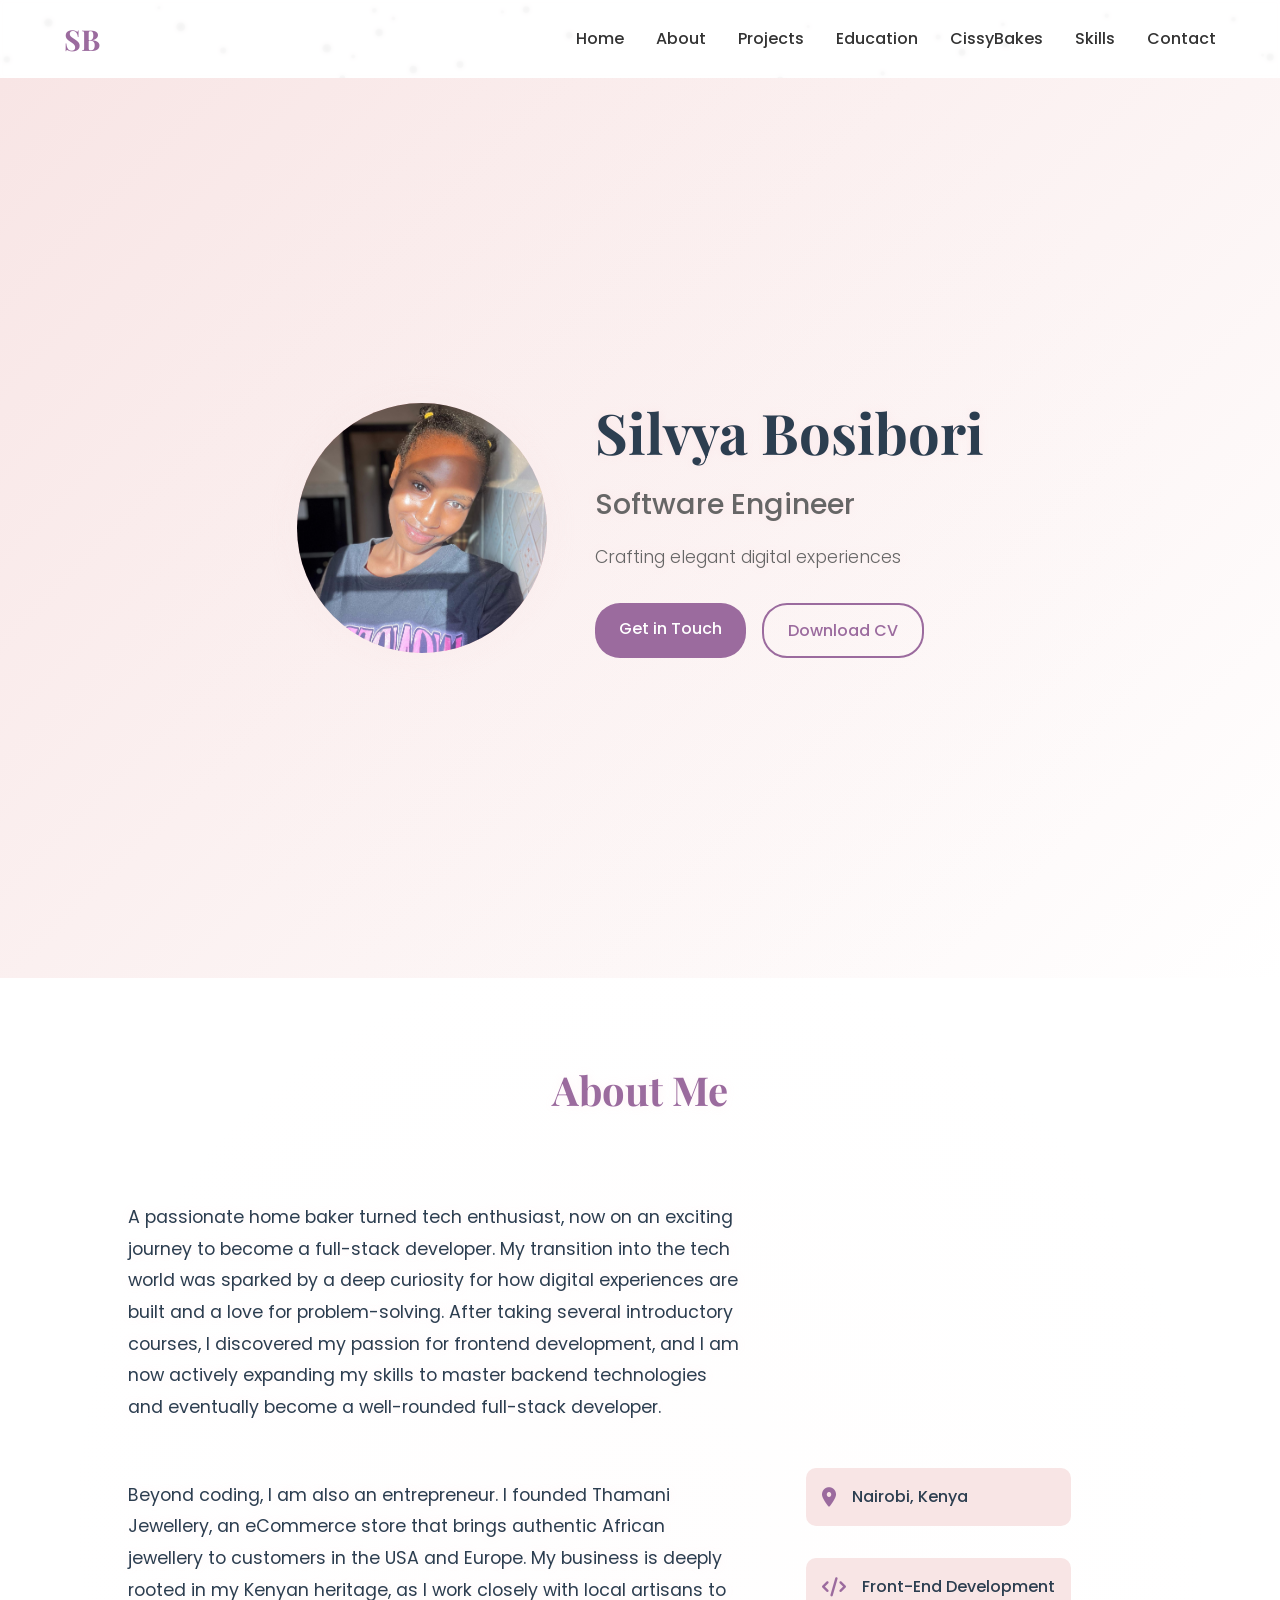
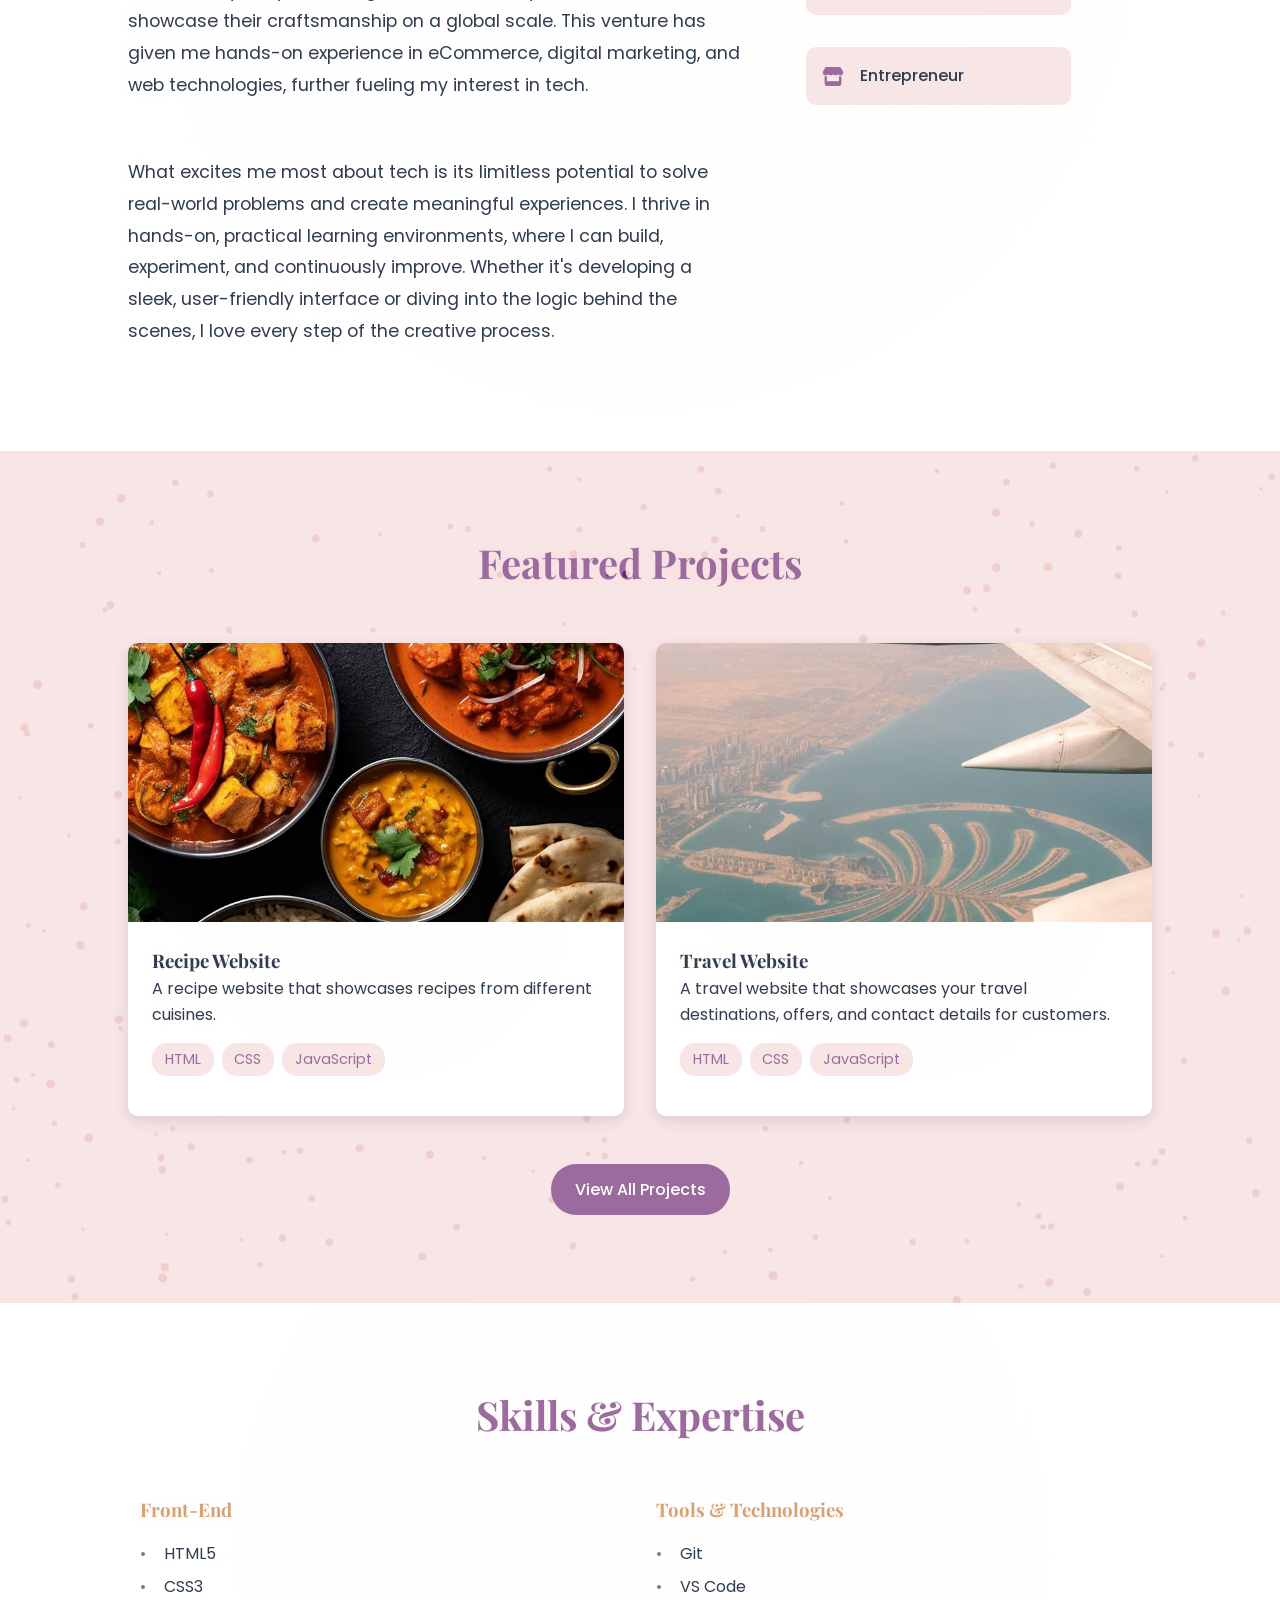
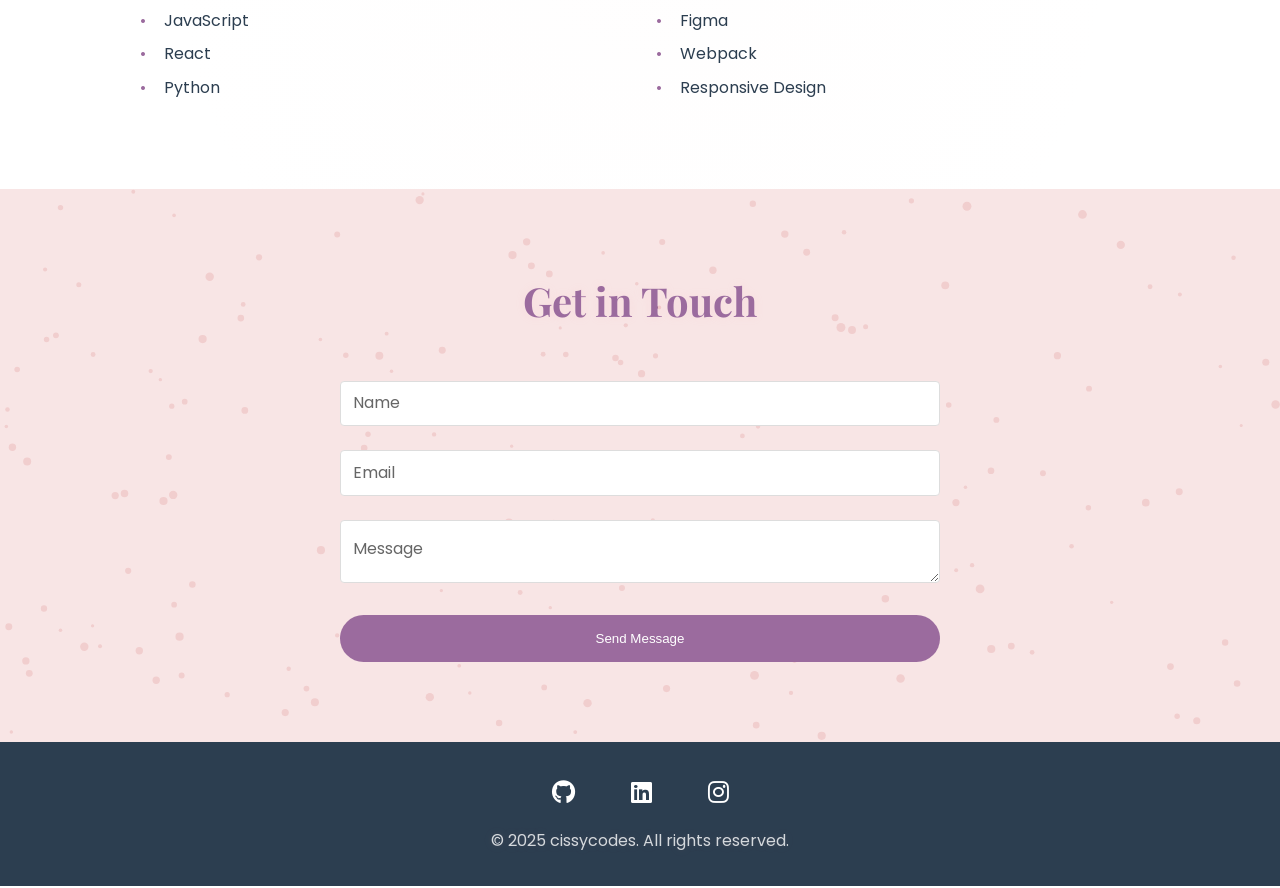
<file: Silvya B personal portfolio/html/index.html>
<!DOCTYPE html>
<html lang="en">
<head>
    <meta charset="UTF-8">
    <meta name="viewport" content="width=device-width, initial-scale=1.0">
    <title>Silvya Bosibori | Front-End Engineer</title>
    <link rel="stylesheet" href="css/styles.css">
    <link rel="stylesheet" href="https://cdnjs.cloudflare.com/ajax/libs/font-awesome/6.0.0/css/all.min.css">
    <link href="https://fonts.googleapis.com/css2?family=Playfair+Display:wght@400;700&family=Poppins:wght@300;400;500;600&display=swap" rel="stylesheet">
</head>
<body>
    <canvas id="particle-canvas"></canvas>
    <nav class="navbar">
        <div class="logo">SB</div>
        <ul class="nav-links">
            <li><a href="#home">Home</a></li>
            <li><a href="#about">About</a></li>
            <li><a href="projects.html">Projects</a></li>
            <li><a href="education.html">Education</a></li>
            <li><a href="cissybakes.html">CissyBakes</a></li>
            <li><a href="#skills">Skills</a></li>
            <li><a href="#contact">Contact</a></li>
        </ul>
        <div class="hamburger">
            <span></span>
            <span></span>
            <span></span>
        </div>
    </nav>

    <section id="home" class="hero">
        <div class="profile-section">
            <div class="profile-image-container">
                <img src="media/profile2.jpeg" alt="Silvya Bosibori" class="profile-image">
            </div>
            <div class="text-content">
                <h1>Silvya Bosibori</h1>
                <h2>Software Engineer</h2>
                <p>Crafting elegant digital experiences</p>
                <div class="hero-buttons">
                    <a href="#contact" class="cta-button">Get in Touch</a>
                    <a href="media/resume.pdf" class="cta-button secondary" download>Download CV</a>
                </div>
            </div>
        </div>
    </section>

    <section id="about" class="about">
        <h2>About Me</h2>
        <div class="about-content">
            <div class="about-text">
                <div class="about-details">
                    <p>A passionate home baker turned tech enthusiast, now on an exciting journey to become a full-stack developer. My transition into the tech world was sparked by a deep curiosity for how digital experiences are built and a love for problem-solving. After taking several introductory courses, I discovered my passion for frontend development, and I am now actively expanding my skills to master backend technologies and eventually become a well-rounded full-stack developer.</p>
                    <p>Beyond coding, I am also an entrepreneur. I founded Thamani Jewellery, an eCommerce store that brings authentic African jewellery to customers in the USA and Europe. My business is deeply rooted in my Kenyan heritage, as I work closely with local artisans to showcase their craftsmanship on a global scale. This venture has given me hands-on experience in eCommerce, digital marketing, and web technologies, further fueling my interest in tech.</p>
                    <p>What excites me most about tech is its limitless potential to solve real-world problems and create meaningful experiences. I thrive in hands-on, practical learning environments, where I can build, experiment, and continuously improve. Whether it's developing a sleek, user-friendly interface or diving into the logic behind the scenes, I love every step of the creative process.</p>
                </div>
            </div>
            <div class="about-details">
                <div class="detail">
                    <i class="fas fa-map-marker-alt"></i>
                    <span>Nairobi, Kenya</span>
                </div>
                <div class="detail">
                    <i class="fas fa-code"></i>
                    <span>Front-End Development</span>
                </div>
                <div class="detail">
                    <i class="fas fa-store"></i>
                    <span>Entrepreneur</span>
                </div>
            </div>
        </div>
    </section>

    <section id="projects" class="projects">
        <canvas class="particle-container project-particles"></canvas>
        <h2>Featured Projects</h2>
        <div class="project-grid">
            <div class="project-card">
                <div class="project-image">
                    <img src="media/foodies.jpg" alt="Foodies">
                    <div class="project-overlay">
                        <a href="projects.html" class="project-link">View All Projects</a>
                    </div>
                </div>
                <div class="project-info">
                    <h3>Recipe Website</h3>
                    <p>A recipe website that showcases recipes from different cuisines.</p>
                    <div class="project-tech">
                        <span>HTML</span>
                        <span>CSS</span>
                        <span>JavaScript</span>
                    </div>
                </div>
            </div>
            <div class="project-card">
                <div class="project-image">
                    <img src="media/travel.jpg" alt="Travel Website">
                    <div class="project-overlay">
                        <a href="projects.html" class="project-link">View All Projects</a>
                    </div>
                </div>
                <div class="project-info">
                    <h3>Travel Website</h3>
                    <p>A travel website that showcases your travel destinations, offers, and contact details for customers.</p>
                    <div class="project-tech">
                        <span>HTML</span>
                        <span>CSS</span>
                        <span>JavaScript</span>
                    </div>
                </div>
            </div>
        </div>
        <div class="view-all">
            <a href="projects.html" class="cta-button">View All Projects</a>
        </div>
    </section>

    <section id="skills" class="skills">
        <h2>Skills & Expertise</h2>
        <div class="skills-grid">
            <div class="skill-category">
                <h3>Front-End</h3>
                <ul>
                    <li>HTML5</li>
                    <li>CSS3</li>
                    <li>JavaScript</li>
                    <li>React</li>
                    <li>Python</li>
                </ul>
            </div>
            <div class="skill-category">
                <h3>Tools & Technologies</h3>
                <ul>
                    <li>Git</li>
                    <li>VS Code</li>
                    <li>Figma</li>
                    <li>Webpack</li>
                    <li>Responsive Design</li>
                </ul>
            </div>
        </div>
    </section>

    <section id="contact" class="contact">
        <canvas class="particle-container contact-particles"></canvas>
        <h2>Get in Touch</h2>
        <div class="contact-container">
            <form id="contact-form">
                <div class="form-group">
                    <input type="text" id="name" name="name" required>
                    <label for="name">Name</label>
                </div>
                <div class="form-group">
                    <input type="email" id="email" name="email" required>
                    <label for="email">Email</label>
                </div>
                <div class="form-group">
                    <textarea id="message" name="message" required></textarea>
                    <label for="message">Message</label>
                </div>
                <button type="submit" class="submit-button">Send Message</button>
            </form>
        </div>
    </section>

    <footer>
        <div class="social-links">
            <a href="https://github.com/cissybosibori"><i class="fab fa-github"></i></a>
            <a href="https://www.linkedin.com/in/silvya-bosibori/"><i class="fab fa-linkedin"></i></a>
            <a href="#"><i class="fab fa-instagram"></i></a>
        </div>
        <p>&copy; 2025 cissycodes. All rights reserved.</p>
    </footer>
    <script src="js/script.js"></script>
</body>
</html>
</file>
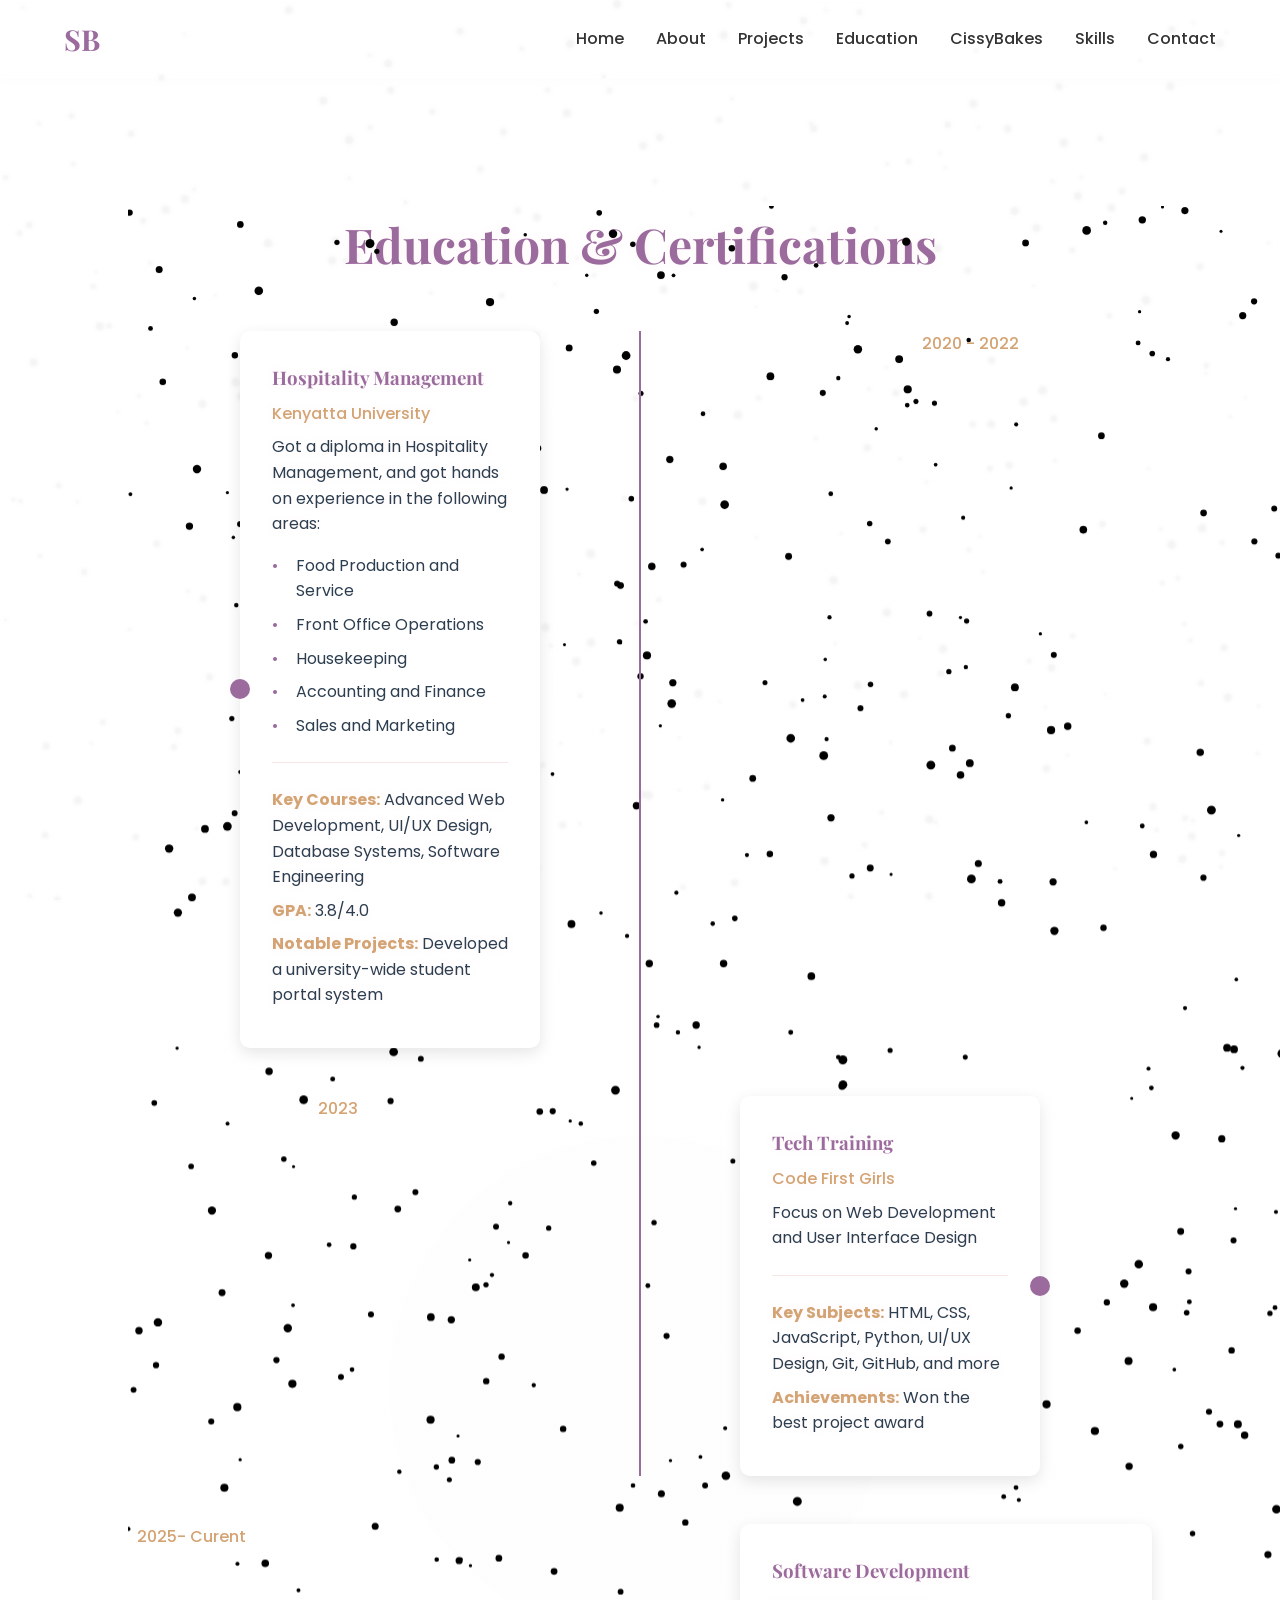
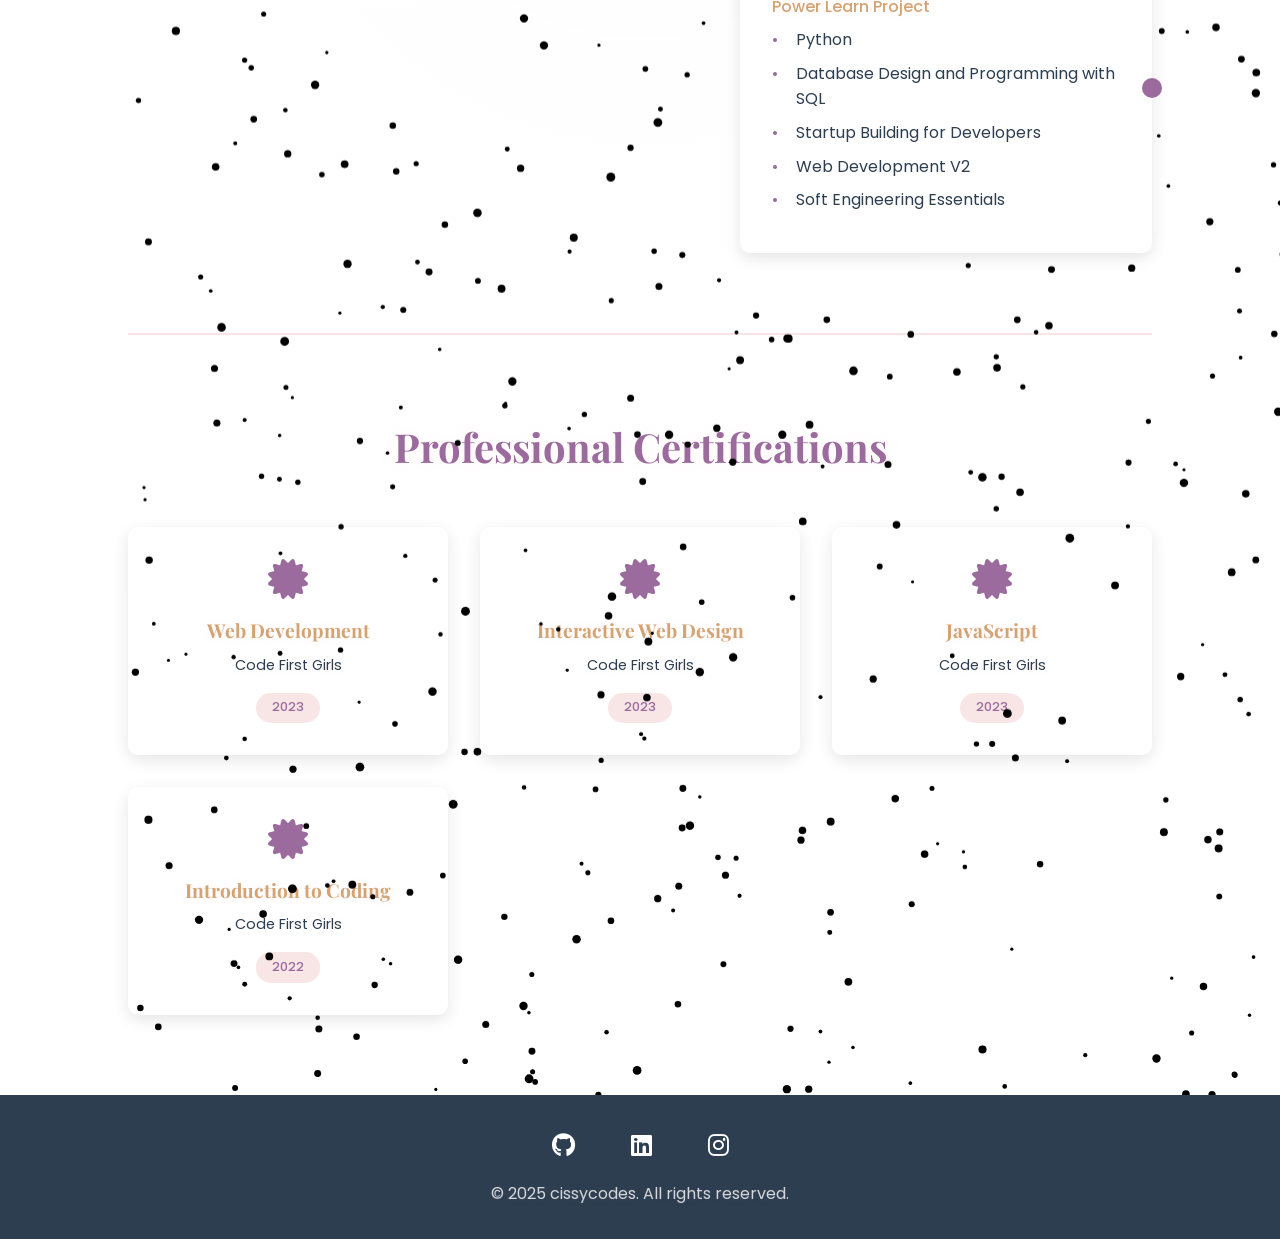
<file: Silvya B personal portfolio/html/education.html>
<!DOCTYPE html>
<html lang="en">
<head>
    <meta charset="UTF-8">
    <meta name="viewport" content="width=device-width, initial-scale=1.0">
    <title>Education | Silvya Bosibori</title>
    <link rel="stylesheet" href="css/styles.css">
    <link rel="stylesheet" href="https://cdnjs.cloudflare.com/ajax/libs/font-awesome/6.0.0/css/all.min.css">
    <link href="https://fonts.googleapis.com/css2?family=Playfair+Display:wght@400;700&family=Poppins:wght@300;400;500;600&display=swap" rel="stylesheet">
</head>
<body>
    <canvas id="particle-canvas"></canvas>
    <nav class="navbar">
        <div class="logo">SB</div>
        <ul class="nav-links">
            <li><a href="index.html#home">Home</a></li>
            <li><a href="index.html#about">About</a></li>
            <li><a href="projects.html">Projects</a></li>
            <li><a href="education.html">Education</a></li>
            <li><a href="cissybakes.html">CissyBakes</a></li>
            <li><a href="index.html#skills">Skills</a></li>
            <li><a href="index.html#contact">Contact</a></li>
        </ul>
        <div class="hamburger">
            <span></span>
            <span></span>
            <span></span>
        </div>
    </nav>

    <section class="education-page">
        <canvas class="particle-container education-particles"></canvas>
        <h1>Education & Certifications</h1>
        
        <div class="education-timeline">
            <div class="education-item">
                <div class="education-date">2020 - 2022</div>
                <div class="education-content">
                    <h3>Hospitality Management</h3>
                    <p class="institution">Kenyatta University</p>
                    <p class="description">Got a diploma in Hospitality Management, and got hands on experience in the following areas:</p>
                    <ul class="achievements">
                        <li>Food Production and Service</li>
                        <li>Front Office Operations</li>
                        <li>Housekeeping</li>
                        <li>Accounting and Finance</li>
                        <li>Sales and Marketing</li>
                    </ul>
                    <div class="education-details">
                        <p><strong>Key Courses:</strong> Advanced Web Development, UI/UX Design, Database Systems, Software Engineering</p>
                        <p><strong>GPA:</strong> 3.8/4.0</p>
                        <p><strong>Notable Projects:</strong> Developed a university-wide student portal system</p>
                    </div>
                </div>
            </div>

            <div class="education-item">
                <div class="education-date">2023</div>
                <div class="education-content">
                    <h3>Tech Training</h3>
                    <p class="institution">Code First Girls</p>
                    <p class="description">Focus on Web Development and User Interface Design</p>
                    <div class="education-details">
                        <p><strong>Key Subjects:</strong> HTML, CSS, JavaScript, Python, UI/UX Design, Git, GitHub, and more</p>
                        <p><strong>Achievements:</strong> Won the best project award</p>
                    </div>
                </div>
            </div>
        </div>
        <div class="education-item">
            <div class="education-date">2025- Curent</div>
            <div class="education-content">
                <h3>Software Development</h3>
                <p class="institution">Power Learn Project</p>
                <ul class="achievements">
                    <li>Python</li>
                    <li>Database Design and Programming with SQL</li>
                    <li>Startup Building for Developers</li>
                    <li>Web Development V2</li>
                    <li>Soft Engineering Essentials</li>
                </ul> 
            </div>
        </div>

        <div class="certifications-section">
            <h2>Professional Certifications</h2>
            <div class="certifications-grid">
                <div class="certification-card">
                    <i class="fas fa-certificate"></i>
                    <h3>Web Development</h3>
                    <p>Code First Girls</p>
                    <span class="cert-date">2023</span>
                </div>
                <div class="certification-card">
                    <i class="fas fa-certificate"></i>
                    <h3>Interactive Web Design</h3>
                    <p>Code First Girls</p>
                    <span class="cert-date">2023</span>
                </div>
                <div class="certification-card">
                    <i class="fas fa-certificate"></i>
                    <h3>JavaScript</h3>
                    <p>Code First Girls</p>
                    <span class="cert-date">2023</span>
                </div>
                <div class="certification-card">
                    <i class="fas fa-certificate"></i>
                    <h3>Introduction to Coding</h3>
                    <p>Code First Girls</p>
                    <span class="cert-date">2022</span>
                </div>
            </div>
        </div>
    </section>

    <footer>
        <div class="social-links">
            <a href="https://github.com/cissybosibori"><i class="fab fa-github"></i></a>
            <a href="https://www.linkedin.com/in/silvya-bosibori/"><i class="fab fa-linkedin"></i></a>
            <a href="#"><i class="fab fa-instagram"></i></a>
        </div>
        <p>&copy; 2025 cissycodes. All rights reserved.</p>
    </footer>

    <script src="js/script.js"></script>
</body>
</html>
</file>
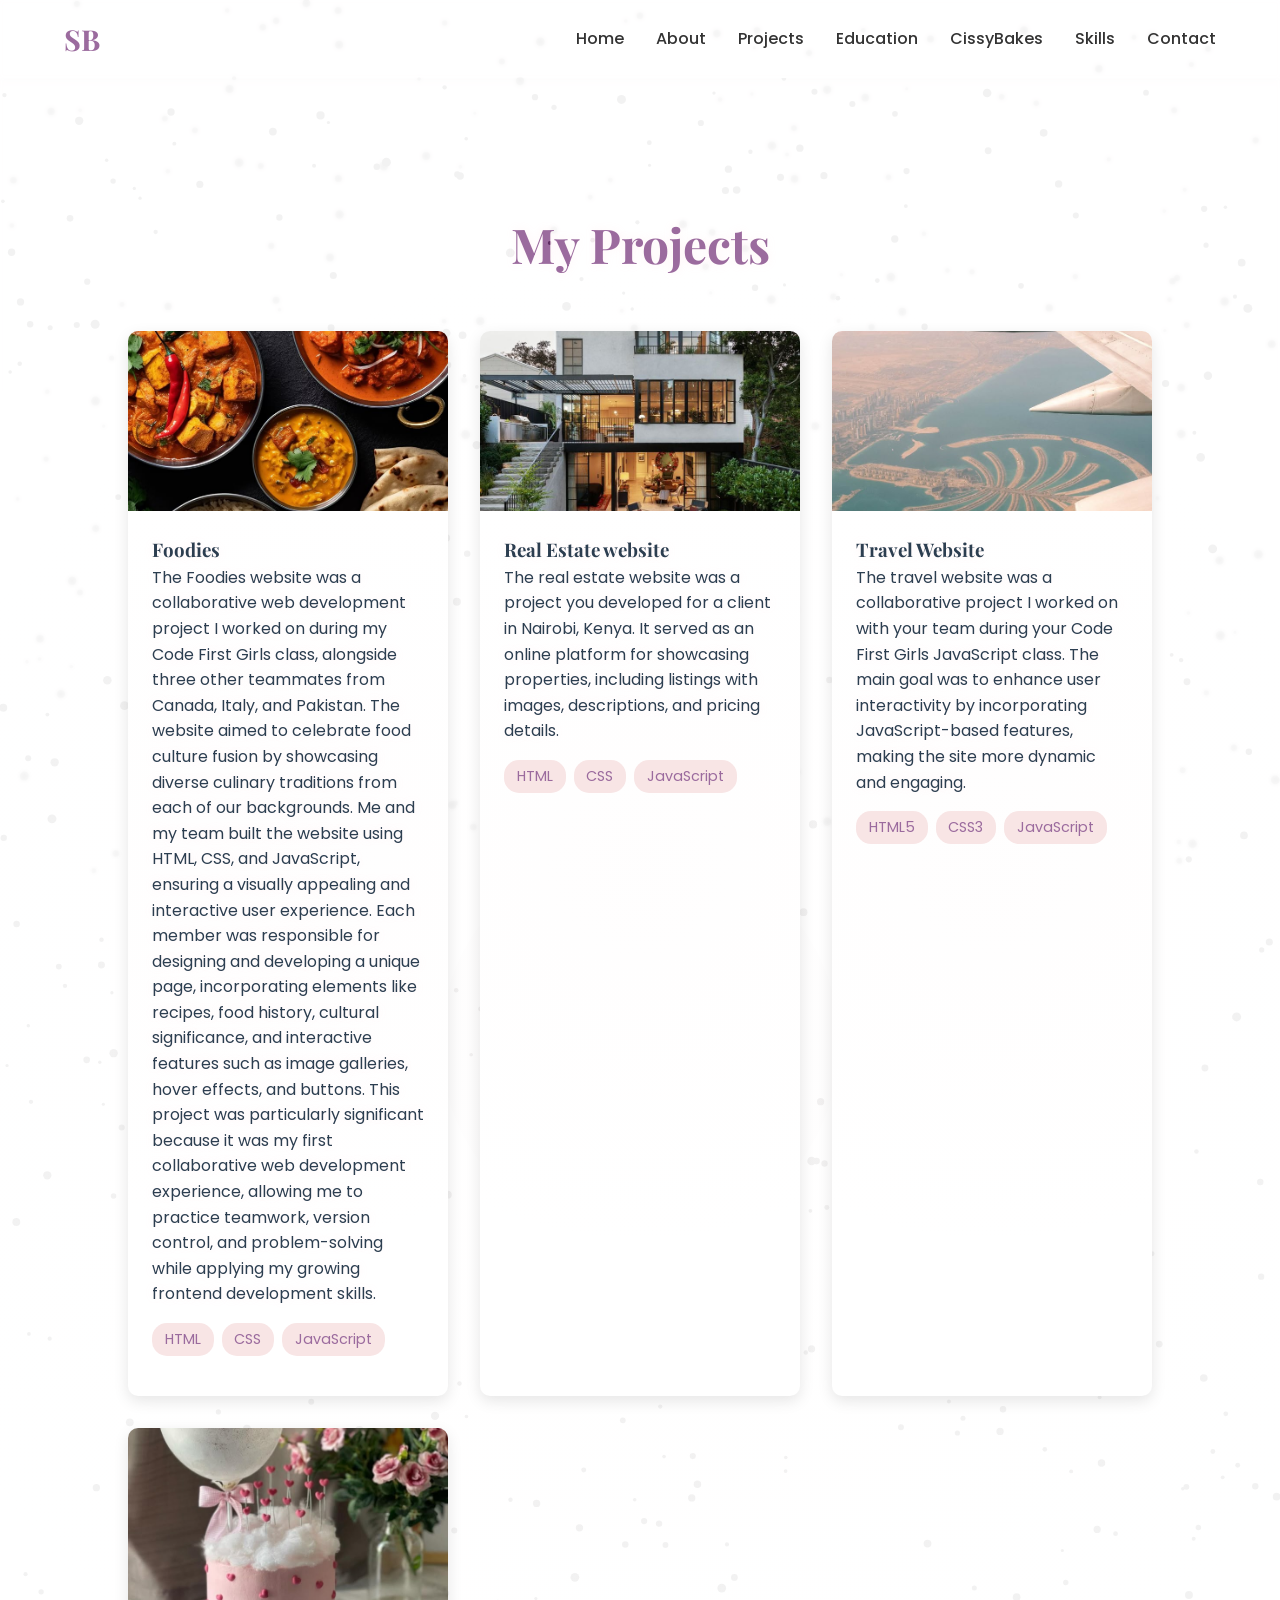
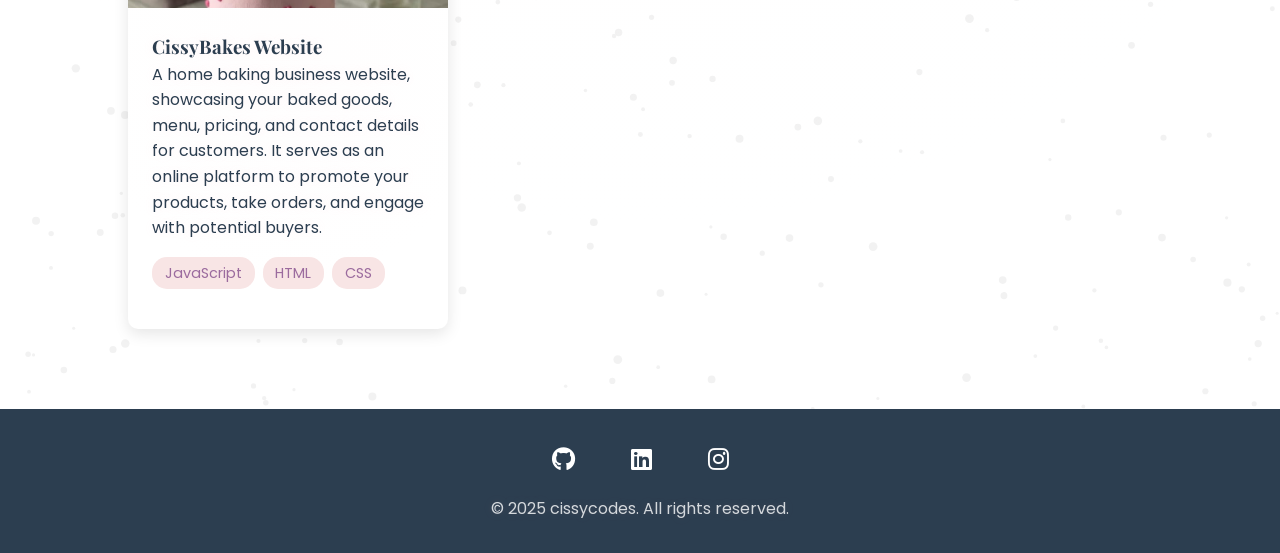
<file: Silvya B personal portfolio/html/projects.html>
<!DOCTYPE html>
<html lang="en">
<head>
    <meta charset="UTF-8">
    <meta name="viewport" content="width=device-width, initial-scale=1.0">
    <title>Projects | Silvya Bosibori</title>
    <link rel="stylesheet" href="css/styles.css">
    <link rel="stylesheet" href="https://cdnjs.cloudflare.com/ajax/libs/font-awesome/6.0.0/css/all.min.css">
    <link href="https://fonts.googleapis.com/css2?family=Playfair+Display:wght@400;700&family=Poppins:wght@300;400;500;600&display=swap" rel="stylesheet">  
</head>
<body>
    <canvas id="particle-canvas"></canvas>
    <nav class="navbar">
        <div class="logo">SB</div>
        <ul class="nav-links">
            <li><a href="index.html#home">Home</a></li>
            <li><a href="index.html#about">About</a></li>
            <li><a href="projects.html">Projects</a></li>
            <li><a href="education.html">Education</a></li>
            <li><a href="cissybakes.html">CissyBakes</a></li>
            <li><a href="index.html#skills">Skills</a></li>
            <li><a href="index.html#contact">Contact</a></li>
        </ul>
        <div class="hamburger">
            <span></span>
            <span></span>
            <span></span>
        </div>
    </nav>

    <section class="projects-page">
        <canvas class="particle-container project-particles"></canvas>
        <h1>My Projects</h1>
        <div class="project-grid">
            <div class="project-card">
                <div class="project-image">
                    <img src="media/foodies.jpg" alt="Foodies">
                    <div class="project-overlay">
                        <a href="https://fooodiiees.netlify.app/" class="project-link">View Project</a>
                    </div>
                </div>
                <div class="project-info">
                    <h3>Foodies</h3>
                    <p>The Foodies website was a collaborative web development project I worked on during my Code First Girls class, alongside three other teammates from Canada, Italy, and Pakistan. The website aimed to celebrate food culture fusion by showcasing diverse culinary traditions from each of our backgrounds.

                        Me and my team built the website using HTML, CSS, and JavaScript, ensuring a visually appealing and interactive user experience. Each member was responsible for designing and developing a unique page, incorporating elements like recipes, food history, cultural significance, and interactive features such as image galleries, hover effects, and buttons.
                        
                        This project was particularly significant because it was my first collaborative web development experience, allowing me to practice teamwork, version control, and problem-solving while applying my growing frontend development skills.</p>
                    <div class="project-tech">
                        <span>HTML</span>
                        <span>CSS</span>
                        <span>JavaScript</span>
                    </div>
                </div>
            </div>

            <div class="project-card">
                <div class="project-image">
                    <img src="media/house.jpg" alt="Mungei Homes">
                    <div class="project-overlay">
                        <a href="Mungei Homes/mh.html" class="project-link">View Project</a>
                    </div>
                </div>
                <div class="project-info">
                    <h3>Real Estate website</h3>
                    <p>The real estate website was a project you developed for a client in Nairobi, Kenya. It served as an online platform for showcasing properties, including listings with images, descriptions, and pricing details.</p>
                    <div class="project-tech">
                        <span>HTML</span>
                        <span>CSS</span>
                        <span>JavaScript</span>
                    </div>
                </div>
            </div>

            <div class="project-card">
                <div class="project-image">
                    <img src="media/travel.jpg" alt="Travel">
                    <div class="project-overlay">
                        <a href="https://traveljs.netlify.app/" class="project-link">View Project</a>
                    </div>
                </div>
                <div class="project-info">
                    <h3>Travel Website</h3>
                    <p>The travel website was a collaborative project I worked on with your team during your Code First Girls JavaScript class. The main goal was to enhance user interactivity by incorporating JavaScript-based features, making the site more dynamic and engaging.</p>
                    <div class="project-tech">
                        <span>HTML5</span>
                        <span>CSS3</span>
                        <span>JavaScript</span>
                    </div>
                </div>
            </div>

            <div class="project-card">
                <div class="project-image">
                    <img src="media/birthday3.jpg" alt="cissybakes">
                    <div class="project-overlay">
                        <a href="https://cissybakes.netlify.app/" class="project-link">View Live</a>
                    </div>
                </div>
                <div class="project-info">
                    <h3>CissyBakes Website</h3>
                    <p>A home baking business website, showcasing your baked goods, menu, pricing, and contact details for customers. It serves as an online platform to promote your products, take orders, and engage with potential buyers.</p>
                    <div class="project-tech">
                        <span>JavaScript</span>
                        <span>HTML</span>
                        <span>CSS</span>
                    </div>
                </div>
            </div>
        </div>
    </section>

    <footer>
        <div class="social-links">
            <a href="https://github.com/cissybosibori"><i class="fab fa-github"></i></a>
            <a href="https://www.linkedin.com/in/silvya-bosibori/"><i class="fab fa-linkedin"></i></a>
            <a href="#"><i class="fab fa-instagram"></i></a>
        </div>
        <p>&copy; 2025 cissycodes. All rights reserved.</p>
    </footer>

    <script src="js/script.js"></script>
    
</body>
</html>
</file>
<file: Silvya B personal portfolio/html/css/styles.css>
:root {
    --primary-color: #9B6B9E;
    --secondary-color: #F8E5E5;
    --accent-color: #D4A373;
    --text-color: #2C3E50;
    --background-color: #FFFFFF;
    --nav-background: rgba(255, 255, 255, 0.95);
    --transition: all 0.3s ease;
}

* {
    margin: 0;
    padding: 0;
    box-sizing: border-box;
}

html {
    scroll-behavior: smooth;
}

body {
    font-family: 'Poppins', sans-serif;
    color: var(--text-color);
    line-height: 1.6;
    overflow-x: hidden;
}

h1, h2, h3 {
    font-family: 'Playfair Display', serif;
}

/* Navbar Styles */
.navbar {
    position: fixed;
    top: 0;
    left: 0;
    width: 100%;
    padding: 1rem 5%;
    display: flex;
    justify-content: space-between;
    align-items: center;
    background: var(--nav-background);
    backdrop-filter: blur(10px);
    z-index: 1000;
    box-shadow: 0 2px 10px rgba(0, 0, 0, 0.1);
}

.logo {
    font-family: 'Playfair Display', serif;
    font-size: 1.8rem;
    color: var(--primary-color);
    font-weight: 700;
    z-index: 1002;
}

.nav-links {
    display: flex;
    list-style: none;
    gap: 2rem;
    margin: 0;
    padding: 0;
}

.nav-links a {
    text-decoration: none;
    color: var(--text-color);
    font-weight: 500;
    transition: var(--transition);
    position: relative;
    padding: 0.5rem 0;
}

.nav-links a::after {
    content: '';
    position: absolute;
    bottom: -5px;
    left: 0;
    width: 0;
    height: 2px;
    background: var(--primary-color);
    transition: var(--transition);
}

.nav-links a:hover::after {
    width: 100%;
}

.hamburger {
    display: none;
    flex-direction: column;
    gap: 5px;
    cursor: pointer;
    padding: 0.5rem;
    z-index: 1002;
}

.hamburger span {
    width: 25px;
    height: 2px;
    background: var(--text-color);
    transition: var(--transition);
    display: block;
}

/* Mobile Menu Styles */
@media screen and (max-width: 768px) {
    .nav-links {
        position: fixed;
        top: 0;
        right: -100%;
        width: 100%;
        height: auto;
        max-height: 80vh;
        background: var(--nav-background);
        backdrop-filter: none;
        padding: 2rem;
        transition: right 0.3s ease;
        z-index: 9999;
        display: flex;
        flex-direction: column;
        align-items: center;
        justify-content: flex-start;
        box-shadow: 0 5px 15px rgba(0, 0, 0, 0.1);
        border-radius: 0 0 15px 15px;
    }

    .nav-links.show {
        right: 0;
    }

    .nav-links li {
        margin: 1rem 0;
        opacity: 0;
        transform: translateY(20px);
        transition: all 0.3s ease;
        width: 100%;
        text-align: center;
    }

    .nav-links.show li {
        opacity: 1;
        transform: translateY(0);
    }

    .nav-links a {
        display: block;
        font-size: 1.2rem;
        color: var(--text-color);
        padding: 0.5rem 0;
        border-bottom: 1px solid rgba(0, 0, 0, 0.1);
        width: 100%;
        text-align: center;
        font-weight: 500;
        transition: color 0.3s ease;
    }

    .nav-links a:hover {
        color: var(--primary-color);
    }

    .hamburger {
        display: block;
        cursor: pointer;
        z-index: 10000;
    }

    .hamburger span {
        display: block;
        width: 25px;
        height: 3px;
        background: var(--text-color);
        margin: 5px 0;
        transition: all 0.3s ease;
    }

    .hamburger.active span:nth-child(1) {
        transform: rotate(45deg) translate(5px, 5px);
    }

    .hamburger.active span:nth-child(2) {
        opacity: 0;
    }

    .hamburger.active span:nth-child(3) {
        transform: rotate(-45deg) translate(7px, -6px);
    }

    /* Staggered animation for menu items */
    .nav-links li:nth-child(1) { transition-delay: 0.1s; }
    .nav-links li:nth-child(2) { transition-delay: 0.2s; }
    .nav-links li:nth-child(3) { transition-delay: 0.3s; }
    .nav-links li:nth-child(4) { transition-delay: 0.4s; }
    .nav-links li:nth-child(5) { transition-delay: 0.5s; }
    .nav-links li:nth-child(6) { transition-delay: 0.6s; }
    .nav-links li:nth-child(7) { transition-delay: 0.7s; }

    /* Prevent body scroll when menu is open */
    body.menu-open {
        overflow: hidden;
    }
    
    /* Ensure content stays below the menu */
    .hero, .about, .projects, .education, .cissybakes, .skills, .contact, .cissybakes-hero, .projects-page, .education-page {
        z-index: 1;
    }
    
    /* Ensure navbar stays above content but below menu */
    .navbar {
        z-index: 9998;
    }
}

/* Desktop Menu Styles */
@media screen and (min-width: 769px) {
    .nav-links {
        display: flex;
        align-items: center;
        gap: 2rem;
    }

    .nav-links li {
        list-style: none;
    }

    .nav-links a {
        color: #333;
        text-decoration: none;
        font-size: 1rem;
        transition: color 0.3s ease;
    }

    .nav-links a:hover {
        color: #9b6b9e;
    }

    .hamburger {
        display: none;
    }
}

/* Hero Section */
.hero {
    height: 100vh;
    display: flex;
    align-items: center;
    justify-content: center;
    text-align: center;
    background: linear-gradient(135deg, var(--secondary-color) 0%, #FFFFFF 100%);
    padding: 0 1rem;
}

.hero-content h1 {
    font-size: 4rem;
    margin-bottom: 1rem;
    color: var(--primary-color);
}

.hero-content h2 {
    font-size: 1.8rem;
    color: var(--accent-color);
    margin-bottom: 1.5rem;
}

.hero-buttons {
    display: flex;
    gap: 1rem;
    justify-content: center;
    margin-top: 2rem;
}

.cta-button {
    display: inline-block;
    padding: 1rem 2rem;
    background: var(--primary-color);
    color: white;
    text-decoration: none;
    border-radius: 30px;
    transition: var(--transition);
}

.cta-button.secondary {
    background: transparent;
    border: 2px solid var(--primary-color);
    color: var(--primary-color);
}

.cta-button:hover {
    transform: translateY(-3px);
    box-shadow: 0 5px 15px rgba(155, 107, 158, 0.3);
}

.cta-button.secondary:hover {
    background: var(--primary-color);
    color: white;
}

/* About Section */
.about {
    padding: 5rem 10%;
    background: var(--background-color);
    overflow: hidden;
}

.about h2 {
    text-align: center;
    font-size: 2.5rem;
    margin-bottom: 3rem;
    color: var(--primary-color);
}

.about-content {
    max-width: 1200px;
    margin: 0 auto;
    display: flex;
    flex-direction: row;
    align-items: center;
    gap: 4rem;
}

.about-text {
    flex: 1;
    max-width: 60%;
}

.about-details {
    display: flex;
    flex-direction: column;
    gap: 2rem;
    margin-top: 2rem;
}

.about-details p {
    font-size: 1.1rem;
    line-height: 1.8;
    color: var(--text-color);
    margin-bottom: 1.5rem;
}

.detail {
    display: flex;
    align-items: center;
    gap: 1rem;
    padding: 1rem;
    background: var(--secondary-color);
    border-radius: 10px;
    transition: var(--transition);
}

.detail:hover {
    transform: translateX(10px);
    box-shadow: 0 5px 15px rgba(155, 107, 158, 0.1);
}

.detail i {
    color: var(--primary-color);
    font-size: 1.2rem;
}

.detail span {
    font-weight: 500;
    color: var(--text-color);
}

/* Responsive adjustments for about section */
@media (max-width: 992px) {
    .about-content {
        flex-direction: column;
        gap: 2rem;
    }

    .about-text {
        max-width: 100%;
    }

    .about-details {
        margin-top: 1.5rem;
    }
}

@media (max-width: 768px) {
    .about {
        padding: 3rem 5%;
    }

    .about h2 {
        font-size: 2rem;
        margin-bottom: 2rem;
    }

    .about-details p {
        font-size: 1rem;
    }

    .detail {
        padding: 0.8rem;
    }
}

/* Projects Section */
.projects {
    padding: 5rem 10%;
    background: var(--secondary-color);
}

.projects h2 {
    text-align: center;
    font-size: 2.5rem;
    margin-bottom: 3rem;
    color: var(--primary-color);
}

.project-grid {
    display: grid;
    grid-template-columns: repeat(auto-fit, minmax(300px, 1fr));
    gap: 2rem;
}

.project-card {
    background: white;
    border-radius: 10px;
    overflow: hidden;
    box-shadow: 0 5px 15px rgba(0, 0, 0, 0.1);
    transition: var(--transition);
}

.project-card:hover {
    transform: translateY(-10px);
}

.project-image {
    position: relative;
    overflow: hidden;
    aspect-ratio: 16/9;
}

.project-image img {
    width: 100%;
    height: 100%;
    object-fit: cover;
    transition: var(--transition);
}

.project-overlay {
    position: absolute;
    top: 0;
    left: 0;
    width: 100%;
    height: 100%;
    background: rgba(155, 107, 158, 0.9);
    display: flex;
    align-items: center;
    justify-content: center;
    opacity: 0;
    transition: var(--transition);
}

.project-card:hover .project-overlay {
    opacity: 1;
}

.project-link {
    color: white;
    text-decoration: none;
    padding: 0.8rem 1.5rem;
    border: 2px solid white;
    border-radius: 25px;
    transition: var(--transition);
}

.project-link:hover {
    background: white;
    color: var(--primary-color);
}

.project-info {
    padding: 1.5rem;
}

.project-tech {
    display: flex;
    gap: 0.5rem;
    margin-top: 1rem;
    flex-wrap: wrap;
}

.project-tech span {
    background: var(--secondary-color);
    padding: 0.3rem 0.8rem;
    border-radius: 15px;
    font-size: 0.9rem;
}

/* Skills Section */
.skills {
    padding: 5rem 10%;
    background: var(--background-color);
}

.skills h2 {
    text-align: center;
    font-size: 2.5rem;
    margin-bottom: 3rem;
    color: var(--primary-color);
}

.skills-grid {
    display: grid;
    grid-template-columns: repeat(auto-fit, minmax(250px, 1fr));
    gap: 2rem;
    max-width: 1000px;
    margin: 0 auto;
}

.skill-category h3 {
    color: var(--accent-color);
    margin-bottom: 1rem;
}

.skill-category ul {
    list-style: none;
}

.skill-category li {
    margin-bottom: 0.5rem;
    padding-left: 1.5rem;
    position: relative;
}

.skill-category li::before {
    content: '•';
    color: var(--primary-color);
    position: absolute;
    left: 0;
}

/* Contact Section */
.contact {
    padding: 5rem 10%;
    background: var(--secondary-color);
}

.contact h2 {
    text-align: center;
    font-size: 2.5rem;
    margin-bottom: 3rem;
    color: var(--primary-color);
}

.contact-container {
    max-width: 600px;
    margin: 0 auto;
}

.form-group {
    position: relative;
    margin-bottom: 1.5rem;
}

.form-group input,
.form-group textarea {
    width: 100%;
    padding: 0.8rem;
    border: 1px solid #ddd;
    border-radius: 4px;
    font-size: 1rem;
    transition: var(--transition);
}

.form-group input.error,
.form-group textarea.error {
    border-color: #ff4444;
}

.error-message {
    color: #ff4444;
    font-size: 0.8rem;
    margin-top: 0.3rem;
    position: absolute;
    bottom: -1.2rem;
    left: 0;
}

.form-group label {
    position: absolute;
    left: 0.8rem;
    top: 50%;
    transform: translateY(-50%);
    color: #666;
    transition: var(--transition);
    pointer-events: none;
}

.form-group textarea ~ label {
    top: 1rem;
    transform: none;
}

.form-group input:focus,
.form-group textarea:focus {
    border-color: var(--primary-color);
    outline: none;
}

.form-group input:focus ~ label,
.form-group textarea:focus ~ label,
.form-group input:valid ~ label,
.form-group textarea:valid ~ label {
    top: -0.5rem;
    left: 0.5rem;
    font-size: 0.8rem;
    background: white;
    padding: 0 0.3rem;
    color: var(--primary-color);
}

.submit-button {
    background: var(--primary-color);
    color: white;
    padding: 1rem 2rem;
    border: none;
    border-radius: 30px;
    cursor: pointer;
    transition: var(--transition);
    width: 100%;
}

.submit-button:hover {
    background: var(--accent-color);
    transform: translateY(-3px);
}

/* Footer */
footer {
    background: var(--text-color);
    color: white;
    padding: 2rem 5%;
    text-align: center;
}

.social-links {
    display: flex;
    justify-content: center;
    gap: 1.5rem;
    margin-bottom: 1rem;
}

.social-links a {
    color: white;
    font-size: 1.5rem;
    transition: var(--transition);
}

.social-links a:hover {
    color: var(--secondary-color);
}

/* Animations */
@keyframes fadeIn {
    from {
        opacity: 0;
        transform: translateY(20px);
    }
    to {
        opacity: 1;
        transform: translateY(0);
    }
}

.hero-content,
.about-content,
.project-card,
.skill-category,
.contact-container {
    animation: fadeIn 1s ease-out;
}

/* Education Section */
.education {
    padding: 5rem 10%;
    background: var(--background-color);
}

.education h2 {
    text-align: center;
    font-size: 2.5rem;
    margin-bottom: 3rem;
    color: var(--primary-color);
}

.education-timeline {
    max-width: 800px;
    margin: 0 auto;
    position: relative;
}

.education-timeline::before {
    content: '';
    position: absolute;
    left: 50%;
    transform: translateX(-50%);
    width: 2px;
    height: 100%;
    background: var(--primary-color);
}

.education-item {
    display: flex;
    justify-content: space-between;
    margin-bottom: 3rem;
    position: relative;
    width: 100%;
}

.education-item:nth-child(odd) {
    flex-direction: row-reverse;
}

.education-date {
    width: 150px;
    text-align: right;
    padding-right: 2rem;
    color: var(--accent-color);
    font-weight: 500;
}

.education-item:nth-child(odd) .education-date {
    text-align: left;
    padding-right: 0;
    padding-left: 2rem;
}

.education-content {
    width: calc(50% - 100px);
    background: white;
    padding: 2rem;
    border-radius: 10px;
    box-shadow: 0 5px 15px rgba(0, 0, 0, 0.1);
    position: relative;
}

.education-content::before {
    content: '';
    position: absolute;
    top: 50%;
    right: -10px;
    width: 20px;
    height: 20px;
    background: var(--primary-color);
    border-radius: 50%;
    transform: translateY(-50%);
}

.education-item:nth-child(odd) .education-content::before {
    right: auto;
    left: -10px;
}

.education-content h3 {
    color: var(--primary-color);
    margin-bottom: 0.5rem;
}

.education-content .institution {
    color: var(--accent-color);
    font-weight: 500;
    margin-bottom: 0.5rem;
}

.education-content .description {
    margin-bottom: 1rem;
    color: var(--text-color);
}

.achievements {
    list-style: none;
    padding-left: 1.5rem;
}

.achievements li {
    position: relative;
    margin-bottom: 0.5rem;
}

.achievements li::before {
    content: '•';
    color: var(--primary-color);
    position: absolute;
    left: -1.5rem;
}

/* Projects Page Specific Styles */
.projects-page {
    padding: 8rem 10% 5rem;
}

.projects-page h1 {
    text-align: center;
    font-size: 3rem;
    color: var(--primary-color);
    margin-bottom: 3rem;
}

.view-all {
    text-align: center;
    margin-top: 3rem;
}

/* Education Page Specific Styles */
.education-page {
    padding: 8rem 10% 5rem;
}

.education-page h1 {
    text-align: center;
    font-size: 3rem;
    color: var(--primary-color);
    margin-bottom: 3rem;
}

.education-details {
    margin-top: 1.5rem;
    padding-top: 1.5rem;
    border-top: 1px solid var(--secondary-color);
}

.education-details p {
    margin-bottom: 0.5rem;
}

.education-details strong {
    color: var(--accent-color);
}

/* Certifications Section */
.certifications-section {
    margin-top: 5rem;
    padding-top: 5rem;
    border-top: 2px solid var(--secondary-color);
}

.certifications-section h2 {
    text-align: center;
    font-size: 2.5rem;
    margin-bottom: 3rem;
    color: var(--primary-color);
}

.certifications-grid {
    display: grid;
    grid-template-columns: repeat(auto-fit, minmax(250px, 1fr));
    gap: 2rem;
    max-width: 1200px;
    margin: 0 auto;
}

.certification-card {
    background: white;
    padding: 2rem;
    border-radius: 10px;
    box-shadow: 0 5px 15px rgba(0, 0, 0, 0.1);
    text-align: center;
    transition: var(--transition);
}

.certification-card:hover {
    transform: translateY(-5px);
    box-shadow: 0 8px 25px rgba(155, 107, 158, 0.2);
}

.certification-card i {
    font-size: 2.5rem;
    color: var(--primary-color);
    margin-bottom: 1rem;
}

.certification-card h3 {
    color: var(--accent-color);
    margin-bottom: 0.5rem;
    font-size: 1.2rem;
}

.certification-card p {
    color: var(--text-color);
    margin-bottom: 1rem;
    font-size: 0.9rem;
}

.cert-date {
    display: inline-block;
    background: var(--secondary-color);
    color: var(--primary-color);
    padding: 0.3rem 1rem;
    border-radius: 15px;
    font-size: 0.8rem;
    font-weight: 500;
}

/* Responsive Design Updates */
@media (max-width: 768px) {
    .education-page {
        padding: 6rem 5% 3rem;
    }

    .education-page h1 {
        font-size: 2.5rem;
    }

    .certifications-grid {
        grid-template-columns: 1fr;
    }

    .certification-card {
        padding: 1.5rem;
    }
}

/* CissyBakes Page Styles */
.cissybakes-hero {
    height: 60vh;
    display: flex;
    align-items: center;
    justify-content: center;
    text-align: center;
    background: linear-gradient(rgba(0, 0, 0, 0.5), rgba(0, 0, 0, 0.5)), url('assets/baking-hero.jpg');
    background-size: cover;
    background-position: center;
    color: white;
    padding: 0 1rem;
}

.cissybakes-hero h1 {
    font-size: 4rem;
    margin-bottom: 1rem;
    color: white;
}

.cissybakes-hero h2 {
    font-size: 1.8rem;
    margin-bottom: 1rem;
    color: var(--secondary-color);
}

.baking-story {
    padding: 5rem 10%;
    background: var(--background-color);
    text-align: center;
}

.story-content {
    max-width: 800px;
    margin: 0 auto;
}

.story-content h2 {
    color: var(--primary-color);
    margin-bottom: 2rem;
}

.transferable-skills {
    padding: 5rem 10%;
    background: var(--secondary-color);
}

.transferable-skills h2 {
    text-align: center;
    color: var(--primary-color);
    margin-bottom: 3rem;
}

.skill-card {
    background: white;
    padding: 2rem;
    border-radius: 10px;
    box-shadow: 0 5px 15px rgba(0, 0, 0, 0.1);
    text-align: center;
    transition: var(--transition);
}

.skill-card:hover {
    transform: translateY(-5px);
    box-shadow: 0 8px 25px rgba(155, 107, 158, 0.2);
}

.skill-card i {
    font-size: 2.5rem;
    color: var(--primary-color);
    margin-bottom: 1rem;
}

.skill-card h3 {
    color: var(--accent-color);
    margin-bottom: 1rem;
}

.featured-products {
    padding: 5rem 10%;
    background: var(--background-color);
}

.featured-products h2 {
    text-align: center;
    color: var(--primary-color);
    margin-bottom: 3rem;
}

.product-grid {
    display: grid;
    grid-template-columns: repeat(auto-fit, minmax(300px, 1fr));
    gap: 2rem;
}

.product-card {
    background: white;
    border-radius: 10px;
    overflow: hidden;
    box-shadow: 0 5px 15px rgba(0, 0, 0, 0.1);
    transition: var(--transition);
}

.product-card:hover {
    transform: translateY(-10px);
}

.product-image {
    position: relative;
    overflow: hidden;
    aspect-ratio: 16/9;
}

.product-image img {
    width: 100%;
    height: 100%;
    object-fit: cover;
    transition: var(--transition);
}

.product-overlay {
    position: absolute;
    top: 0;
    left: 0;
    width: 100%;
    height: 100%;
    background: rgba(155, 107, 158, 0.9);
    display: flex;
    align-items: center;
    justify-content: center;
    opacity: 0;
    transition: var(--transition);
}

.product-card:hover .product-overlay {
    opacity: 1;
}

.product-link {
    color: white;
    text-decoration: none;
    padding: 0.8rem 1.5rem;
    border: 2px solid white;
    border-radius: 25px;
    transition: var(--transition);
}

.product-link:hover {
    background: white;
    color: var(--primary-color);
}

.product-info {
    padding: 1.5rem;
}

.product-tags {
    display: flex;
    gap: 0.5rem;
    margin-top: 1rem;
    flex-wrap: wrap;
}

.product-tags span {
    background: var(--secondary-color);
    padding: 0.3rem 0.8rem;
    border-radius: 15px;
    font-size: 0.9rem;
    color: var(--primary-color);
}

.business-values {
    padding: 5rem 10%;
    background: var(--secondary-color);
}

.business-values h2 {
    text-align: center;
    color: var(--primary-color);
    margin-bottom: 3rem;
}

.values-grid {
    display: grid;
    grid-template-columns: repeat(auto-fit, minmax(250px, 1fr));
    gap: 2rem;
    max-width: 1200px;
    margin: 0 auto;
}

.value-card {
    background: white;
    padding: 2rem;
    border-radius: 10px;
    box-shadow: 0 5px 15px rgba(0, 0, 0, 0.1);
    text-align: center;
    transition: var(--transition);
}

.value-card:hover {
    transform: translateY(-5px);
    box-shadow: 0 8px 25px rgba(155, 107, 158, 0.2);
}

.value-card i {
    font-size: 2.5rem;
    color: var(--primary-color);
    margin-bottom: 1rem;
}

.value-card h3 {
    color: var(--accent-color);
    margin-bottom: 1rem;
}

.contact-baking {
    padding: 5rem 10%;
    background: var(--background-color);
}

.contact-baking h2 {
    text-align: center;
    color: var(--primary-color);
    margin-bottom: 3rem;
}

/* Responsive Design Updates */
@media (max-width: 768px) {
    .cissybakes-hero h1 {
        font-size: 3rem;
    }

    .cissybakes-hero h2 {
        font-size: 1.5rem;
    }

    .product-grid {
        grid-template-columns: 1fr;
    }

    .values-grid {
        grid-template-columns: 1fr;
    }
}

.project-features {
    margin-top: 1.5rem;
    padding-top: 1.5rem;
    border-top: 1px solid var(--secondary-color);
}

.project-features h4 {
    color: var(--accent-color);
    margin-bottom: 0.8rem;
    font-size: 1.1rem;
}

.project-features ul {
    list-style: none;
    padding-left: 0;
}

.project-features li {
    position: relative;
    padding-left: 1.5rem;
    margin-bottom: 0.5rem;
    color: var(--text-color);
}

.project-features li::before {
    content: '✓';
    color: var(--primary-color);
    position: absolute;
    left: 0;
    font-weight: bold;
}

.project-tech {
    display: flex;
    gap: 0.5rem;
    margin: 1rem 0;
    flex-wrap: wrap;
}

.project-tech span {
    background: var(--secondary-color);
    padding: 0.3rem 0.8rem;
    border-radius: 15px;
    font-size: 0.9rem;
    color: var(--primary-color);
}

/* Particle Canvas Styles */
#particle-canvas {
    position: fixed;
    top: 0;
    left: 0;
    width: 100%;
    height: 100%;
    z-index: 0;
    background: linear-gradient(to bottom, #fff5f8, #fff);
    pointer-events: none;
    mix-blend-mode: soft-light;
    opacity: 0.7;
}

/* Ensure content stays above particles */
.navbar, section, footer {
    position: relative;
    z-index: 1;
    background: rgba(255, 255, 255, 0.95);
    backdrop-filter: blur(2px);
}

/* Add subtle blur effect to sections for depth */
section {
    backdrop-filter: blur(2px);
}

/* Enhance existing animations with particle interaction */
.profile-section {
    mix-blend-mode: normal;
}

.profile-image-container {
    position: relative;
    width: 250px;
    height: 250px;
    border-radius: 50%;
    overflow: hidden;
    box-shadow: 0 0 30px rgba(248, 229, 229, 0.3);
    animation: float 6s ease-in-out infinite;
    flex-shrink: 0;
}

.profile-image-container::before {
    content: '';
    position: absolute;
    top: -2px;
    left: -2px;
    right: -2px;
    bottom: -2px;
    background: linear-gradient(45deg, #F8E5E5, #FFB6C1, #F8E5E5);
    border-radius: 50%;
    z-index: -1;
    animation: rotate 4s linear infinite;
}

.profile-image-container::after {
    content: '';
    position: absolute;
    top: 0;
    left: 0;
    right: 0;
    bottom: 0;
    background: radial-gradient(circle at 30% 30%, rgba(255, 255, 255, 0.8), transparent 70%);
    opacity: 0;
    transition: opacity 0.3s ease;
}

.profile-image {
    width: 100%;
    height: 100%;
    object-fit: cover;
    transition: transform 0.5s ease;
}

.profile-image-container:hover .profile-image {
    transform: scale(1.05);
}

.profile-image-container:hover::after {
    opacity: 1;
}

@keyframes float {
    0%, 100% {
        transform: translateY(0);
    }
    50% {
        transform: translateY(-10px);
    }
}

@keyframes rotate {
    from {
        transform: rotate(0deg);
    }
    to {
        transform: rotate(360deg);
    }
}

/* Update hero section layout */
.hero-content {
    display: flex;
    flex-direction: row;
    align-items: center;
    justify-content: center;
    gap: 3rem;
    max-width: 1200px;
    margin: 0 auto;
    padding: 2rem;
}

.profile-section {
    display: flex;
    flex-direction: row;
    align-items: center;
    justify-content: center;
    gap: 3rem;
    width: 100%;
}

.text-content {
    text-align: left;
    max-width: 600px;
}

.text-content h1 {
    font-family: 'Playfair Display', serif;
    font-size: 3.5rem;
    font-weight: 700;
    color: #2C3E50;
    margin-bottom: 1rem;
    line-height: 1.2;
}

.text-content h2 {
    font-family: 'Poppins', sans-serif;
    font-size: 1.8rem;
    font-weight: 500;
    color: #666;
    margin-bottom: 1rem;
}

.text-content p {
    font-family: 'Poppins', sans-serif;
    font-size: 1.1rem;
    font-weight: 300;
    color: #666;
    margin-bottom: 2rem;
    line-height: 1.6;
}

.hero-buttons {
    display: flex;
    gap: 1rem;
    justify-content: flex-start;
}

.cta-button {
    font-family: 'Poppins', sans-serif;
    font-size: 1rem;
    font-weight: 500;
    padding: 0.8rem 1.5rem;
    border-radius: 25px;
    text-decoration: none;
    transition: all 0.3s ease;
}

/* Responsive adjustments */
@media (max-width: 768px) {
    .hero-content {
        flex-direction: column;
        text-align: center;
    }

    .profile-section {
        flex-direction: column;
    }

    .text-content {
        text-align: center;
    }

    .text-content h1 {
        font-size: 3rem;
    }

    .text-content h2 {
        font-size: 1.5rem;
    }

    .text-content p {
        font-size: 1rem;
    }

    .hero-buttons {
        justify-content: center;
    }

    .profile-image-container {
        width: 200px;
        height: 200px;
    }
}

/* Fade-in animation for profile section */
.profile-section {
    opacity: 0;
    transform: translateY(20px);
    animation: fadeInUp 1s ease forwards;
}

@keyframes fadeInUp {
    to {
        opacity: 1;
        transform: translateY(0);
    }
}

/* Add glow effect to sections */
section::before {
    content: '';
    position: absolute;
    top: 0;
    left: 0;
    right: 0;
    bottom: 0;
    background: radial-gradient(circle at center, rgba(248, 229, 229, 0.05), transparent 70%);
    pointer-events: none;
    z-index: -1;
}

/* Add particle interaction to text */
h1, h2, h3, p {
    text-shadow: 0 0 10px rgba(255, 182, 193, 0.15);
}

/* Enhance button interactions */
.cta-button {
    position: relative;
    overflow: hidden;
    transition: all 0.3s ease;
    z-index: 3;
}

.cta-button:hover {
    transform: translateY(-2px);
    box-shadow: 0 5px 15px rgba(255, 182, 193, 0.2);
}

/* Add particle interaction to project cards */
.project-card {
    transition: all 0.4s ease;
    z-index: 2;
}

.project-card:hover {
    transform: translateY(-5px);
    box-shadow: 0 10px 20px rgba(255, 182, 193, 0.15);
}

/* Section-specific particle containers */
.particle-container {
    position: absolute;
    width: 100%;
    height: 100%;
    overflow: hidden;
    pointer-events: none;
    z-index: 0;
}

.project-particles {
    top: 0;
    left: 0;
    mix-blend-mode: soft-light;
}

.contact-particles {
    top: 0;
    left: 0;
    mix-blend-mode: soft-light;
}

/* Ensure content stays above particles */
.project-card, .contact-container {
    position: relative;
    z-index: 2;
}

/* Add subtle glow effects */
.project-card::before,
.contact-container::before {
    content: '';
    position: absolute;
    top: 0;
    left: 0;
    right: 0;
    bottom: 0;
    background: radial-gradient(circle at center, rgba(248, 229, 229, 0.05), transparent 70%);
    pointer-events: none;
    z-index: -1;
}

/* Footer specific styles */
footer {
    background-color: #2C3E50;
    color: #fff;
    padding: 2rem 0;
    text-align: center;
    position: relative;
    z-index: 2;
}

footer .social-links {
    margin-bottom: 1rem;
}

footer .social-links a {
    color: #fff;
    font-size: 1.5rem;
    margin: 0 1rem;
    transition: color 0.3s ease;
}

footer .social-links a:hover {
    color: #F8E5E5;
}

footer p {
    color: #fff;
    opacity: 0.8;
}

/* Ensure footer content stays above particles */
footer * {
    position: relative;
    z-index: 3;
}
</file>
